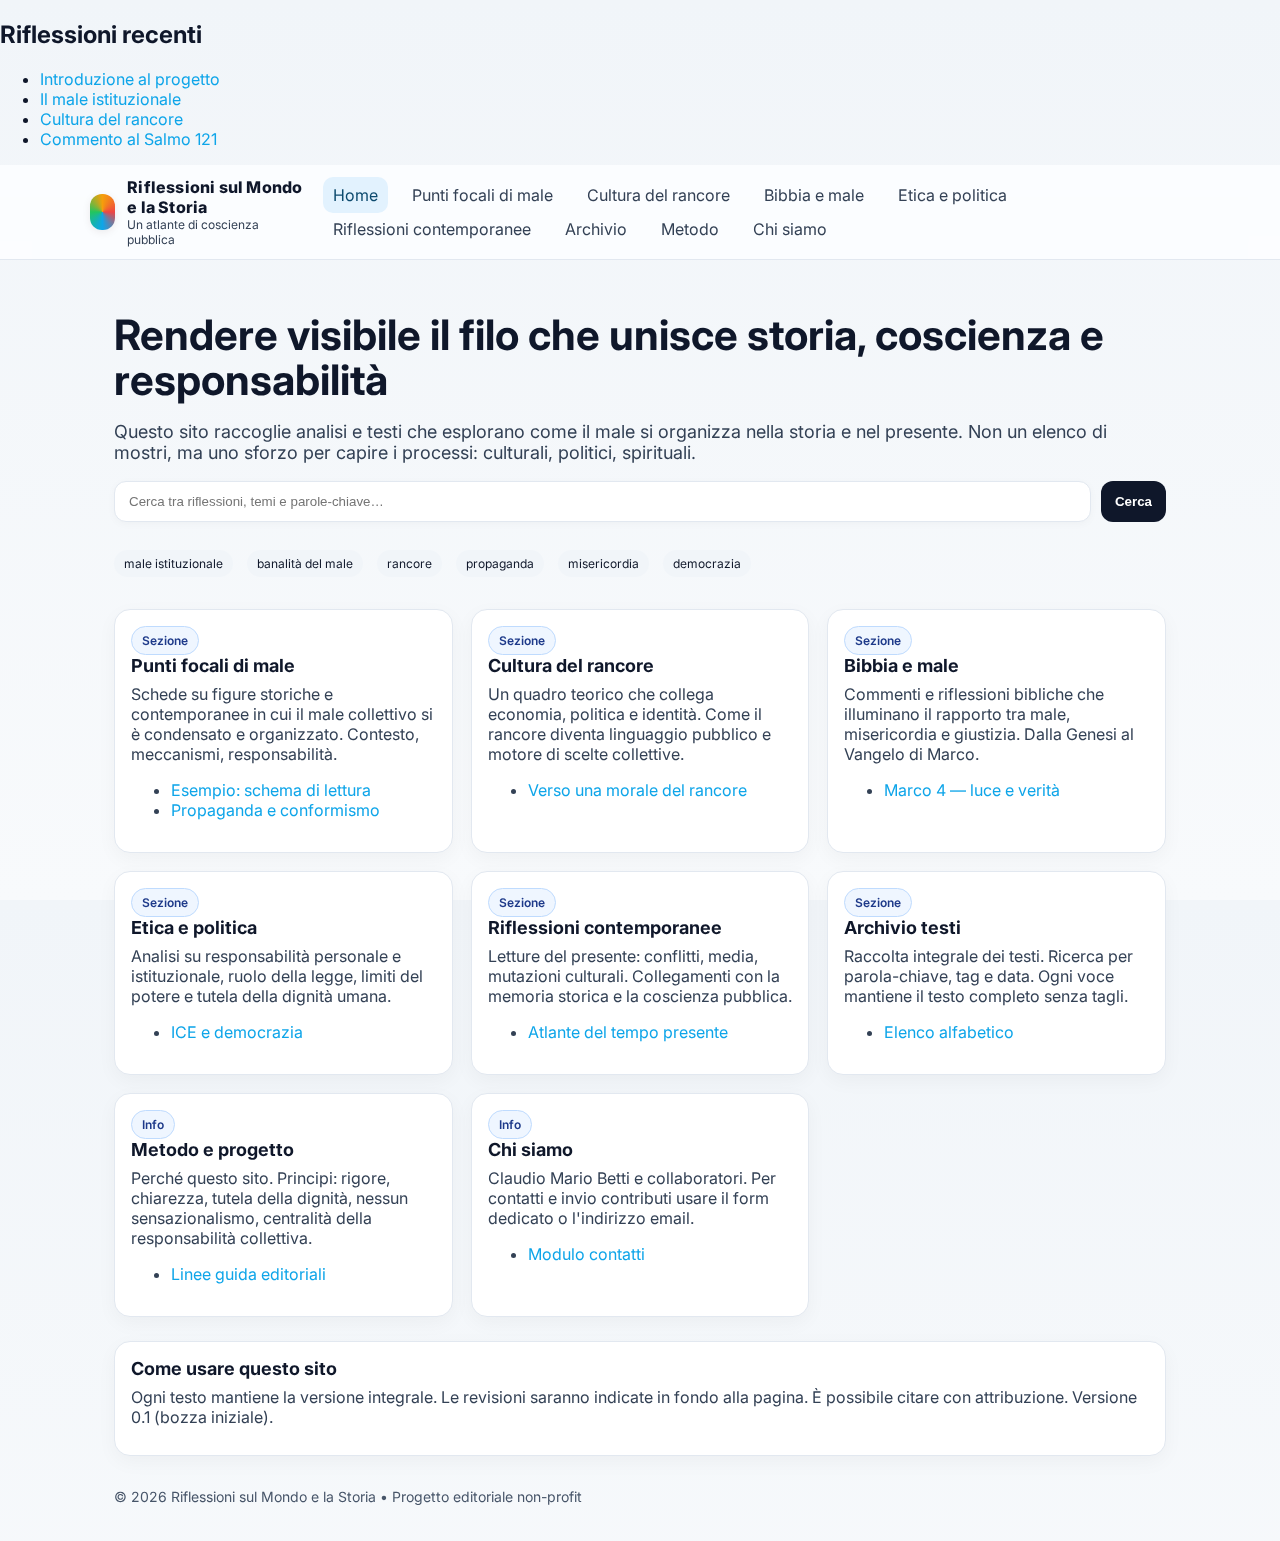
<file: index.html>
<!doctype html>
<html lang="it">
<head>
  <meta charset="utf-8" />
  <meta name="viewport" content="width=device-width, initial-scale=1" />
  <title>Riflessioni sul Mondo e la Storia</title>
  <meta name="description" content="Un archivio vivo di analisi storiche, teologiche e civili: cultura del rancore, punti focali di male, Bibbia e male, etica e politica, riflessioni contemporanee." />
<h2>Riflessioni recenti</h2>
<ul>
  <li><a href="introduzione.html">Introduzione al progetto</a></li>
  <li><a href="male-istituzionale.html">Il male istituzionale</a></li>
  <li><a href="cultura-del-rancore.html">Cultura del rancore</a></li>
  <li><a href="salmo121.html">Commento al Salmo 121</a></li>
</ul>
  <link rel="preconnect" href="https://fonts.googleapis.com">
  <link rel="preconnect" href="https://fonts.gstatic.com" crossorigin>
  <link href="https://fonts.googleapis.com/css2?family=Inter:wght@300;400;600;800&display=swap" rel="stylesheet">
  <style>
    :root{--fg:#0f172a;--muted:#334155;--bg:#f8fafc;--card:#ffffff;--accent:#0ea5e9;--ring:rgba(14,165,233,.25)}
    *{box-sizing:border-box}
    html,body{height:100%}
    body{margin:0;font-family:Inter,system-ui,Segoe UI,Roboto,Helvetica,Arial,sans-serif;color:var(--fg);background:linear-gradient(180deg,#f1f5f9,#f8fafc)}
    a{color:var(--accent);text-decoration:none}
    a:hover{text-decoration:underline}
    .container{max-width:1100px;margin:0 auto;padding:24px}
    header{position:sticky;top:0;background:rgba(255,255,255,.75);backdrop-filter:saturate(180%) blur(12px);border-bottom:1px solid #e2e8f0}
    .nav{display:flex;align-items:center;gap:16px;justify-content:space-between;padding:12px 0}
    .brand{display:flex;align-items:center;gap:12px}
    .logo{width:36px;height:36px;border-radius:12px;background:conic-gradient(from 180deg at 50% 50%, #0ea5e9, #22c55e, #f59e0b, #ef4444, #0ea5e9);box-shadow:0 2px 8px rgba(0,0,0,.08)}
    .title{font-weight:800;letter-spacing:.2px}
    nav ul{display:flex;gap:14px;flex-wrap:wrap;list-style:none;margin:0;padding:0}
    nav a{padding:8px 10px;border-radius:10px;color:var(--muted)}
    nav a.active,nav a:hover{background:#e2f2fe;color:#0c4a6e}
    .hero{display:grid;gap:18px;padding:28px 0 8px}
    .hero h1{font-size:clamp(28px,4vw,42px);line-height:1.08;margin:0}
    .hero p{font-size:clamp(15px,2.2vw,18px);color:var(--muted);margin:0}
    .grid{display:grid;grid-template-columns:repeat(auto-fit,minmax(260px,1fr));gap:18px;margin:24px 0}
    .card{background:var(--card);border:1px solid #e2e8f0;border-radius:16px;padding:16px;box-shadow:0 6px 20px rgba(2,8,23,.04)}
    .card h3{margin:0 0 8px;font-size:18px}
    .card p{margin:0 0 12px;color:var(--muted)}
    .pill{display:inline-flex;gap:8px;align-items:center;padding:6px 10px;border-radius:999px;background:#eff6ff;border:1px solid #bfdbfe;color:#1e3a8a;font-size:12px;font-weight:600}
    .footer{margin:32px 0 12px;color:#475569;font-size:14px}
    .search{display:flex;gap:10px}
    .input{flex:1;border:1px solid #e2e8f0;border-radius:12px;padding:12px 14px;background:white;box-shadow:0 2px 8px rgba(0,0,0,.03)}
    .btn{border:0;border-radius:12px;padding:12px 14px;background:var(--fg);color:#fff;font-weight:600}
    .btn:focus,.input:focus{outline:2px solid var(--ring);outline-offset:2px}
    .tag{display:inline-block;margin:4px 6px 0 0;padding:6px 10px;border-radius:999px;background:#f1f5f9;font-size:12px}
    .toc{display:flex;gap:8px;flex-wrap:wrap;margin:6px 0 0}
    .muted{color:var(--muted)}
    .sr-only{position:absolute;width:1px;height:1px;padding:0;margin:-1px;overflow:hidden;clip:rect(0,0,0,0);white-space:nowrap;border:0}
  </style>
</head>
<body>
  <header>
    <div class="container nav">
      <div class="brand">
        <div class="logo" aria-hidden="true"></div>
        <div>
          <div class="title">Riflessioni sul Mondo e la Storia</div>
          <div class="muted" style="font-size:12px">Un atlante di coscienza pubblica</div>
        </div>
      </div>
      <nav aria-label="Sezioni principali">
        <ul>
          <li><a class="active" href="#home">Home</a></li>
          <li><a href="#punti-male">Punti focali di male</a></li>
          <li><a href="#rancore">Cultura del rancore</a></li>
          <li><a href="#bibbia-male">Bibbia e male</a></li>
          <li><a href="#etica-politica">Etica e politica</a></li>
          <li><a href="#contemporanee">Riflessioni contemporanee</a></li>
          <li><a href="#archivio">Archivio</a></li>
          <li><a href="#metodo">Metodo</a></li>
          <li><a href="#contatti">Chi siamo</a></li>
        </ul>
      </nav>
    </div>
  </header>

  <main id="home" class="container">
    <section class="hero">
      <h1>Rendere visibile il filo che unisce storia, coscienza e responsabilità</h1>
      <p>Questo sito raccoglie analisi e testi che esplorano come il male si organizza nella storia e nel presente. Non un elenco di mostri, ma uno sforzo per capire i processi: culturali, politici, spirituali.</p>
      <form class="search" onsubmit="event.preventDefault();">
        <label class="sr-only" for="q">Cerca nel sito</label>
        <input id="q" class="input" type="search" placeholder="Cerca tra riflessioni, temi e parole-chiave…" oninput="filterCards(this.value)" />
        <button class="btn" type="button" onclick="filterCards(document.getElementById('q').value)">Cerca</button>
      </form>
      <div class="toc" aria-label="Argomenti frequenti">
        <span class="tag">male istituzionale</span>
        <span class="tag">banalità del male</span>
        <span class="tag">rancore</span>
        <span class="tag">propaganda</span>
        <span class="tag">misericordia</span>
        <span class="tag">democrazia</span>
      </div>
    </section>

    <section class="grid" aria-label="Sezioni editoriali">
      <article class="card" data-tags="punti focali male storia" id="punti-male">
        <span class="pill">Sezione</span>
        <h3>Punti focali di male</h3>
        <p>Schede su figure storiche e contemporanee in cui il male collettivo si è condensato e organizzato. Contesto, meccanismi, responsabilità.</p>
        <ul class="muted">
          <li><a href="#" onclick="alert('Placeholder: Hitler — schema di lettura');return false;">Esempio: schema di lettura</a></li>
          <li><a href="#" onclick="alert('Placeholder: Metodi di propaganda');return false;">Propaganda e conformismo</a></li>
        </ul>
      </article>

      <article class="card" data-tags="rancore cultura morale politica" id="rancore">
        <span class="pill">Sezione</span>
        <h3>Cultura del rancore</h3>
        <p>Un quadro teorico che collega economia, politica e identità. Come il rancore diventa linguaggio pubblico e motore di scelte collettive.</p>
        <ul class="muted">
          <li><a href="#" onclick="alert('Placeholder: Morale del rancore');return false;">Verso una morale del rancore</a></li>
        </ul>
      </article>

      <article class="card" data-tags="bibbia male teologia vangelo" id="bibbia-male">
        <span class="pill">Sezione</span>
        <h3>Bibbia e male</h3>
        <p>Commenti e riflessioni bibliche che illuminano il rapporto tra male, misericordia e giustizia. Dalla Genesi al Vangelo di Marco.</p>
        <ul class="muted">
          <li><a href="#" onclick="alert('Placeholder: Marco 4 — luce e verità');return false;">Marco 4 — luce e verità</a></li>
        </ul>
      </article>

      <article class="card" data-tags="etica politica società democrazia" id="etica-politica">
        <span class="pill">Sezione</span>
        <h3>Etica e politica</h3>
        <p>Analisi su responsabilità personale e istituzionale, ruolo della legge, limiti del potere e tutela della dignità umana.</p>
        <ul class="muted">
          <li><a href="#" onclick="alert('Placeholder: ICE e democrazia');return false;">ICE e democrazia</a></li>
        </ul>
      </article>

      <article class="card" data-tags="attualità contemporaneo analisi" id="contemporanee">
        <span class="pill">Sezione</span>
        <h3>Riflessioni contemporanee</h3>
        <p>Letture del presente: conflitti, media, mutazioni culturali. Collegamenti con la memoria storica e la coscienza pubblica.</p>
        <ul class="muted">
          <li><a href="#" onclick="alert('Placeholder: Atlante del tempo presente');return false;">Atlante del tempo presente</a></li>
        </ul>
      </article>

      <article class="card" data-tags="archivio testi raccolta" id="archivio">
        <span class="pill">Sezione</span>
        <h3>Archivio testi</h3>
        <p>Raccolta integrale dei testi. Ricerca per parola-chiave, tag e data. Ogni voce mantiene il testo completo senza tagli.</p>
        <ul class="muted">
          <li><a href="#" onclick="alert('Placeholder: Elenco alfabetico');return false;">Elenco alfabetico</a></li>
        </ul>
      </article>

      <article class="card" data-tags="metodo progetto chi siamo contatti" id="metodo">
        <span class="pill">Info</span>
        <h3>Metodo e progetto</h3>
        <p>Perché questo sito. Principi: rigore, chiarezza, tutela della dignità, nessun sensazionalismo, centralità della responsabilità collettiva.</p>
        <ul class="muted">
          <li><a href="#" onclick="alert('Placeholder: Linee guida editoriali');return false;">Linee guida editoriali</a></li>
        </ul>
      </article>

      <article class="card" data-tags="chi siamo biografia contatti" id="contatti">
        <span class="pill">Info</span>
        <h3>Chi siamo</h3>
        <p>Claudio Mario Betti e collaboratori. Per contatti e invio contributi usare il form dedicato o l'indirizzo email.</p>
        <ul class="muted">
          <li><a href="#" onclick="alert('Placeholder: Modulo contatti');return false;">Modulo contatti</a></li>
        </ul>
      </article>
    </section>

    <section class="card">
      <h3>Come usare questo sito</h3>
      <p class="muted">Ogni testo mantiene la versione integrale. Le revisioni saranno indicate in fondo alla pagina. È possibile citare con attribuzione. Versione 0.1 (bozza iniziale).</p>
    </section>

    <p class="footer">© <span id="year"></span> Riflessioni sul Mondo e la Storia • Progetto editoriale non-profit</p>
  </main>

  <script>
    // Aggiorna anno nel footer
    document.getElementById('year').textContent = new Date().getFullYear();

    // Filtro client-side per le card
    function filterCards(q){
      const query = (q||'').toLowerCase().trim();
      const cards = document.querySelectorAll('.card');
      cards.forEach(card=>{
        if(!card.dataset.tags){return}
        const text = (card.innerText + ' ' + card.dataset.tags).toLowerCase();
        const ok = !query || text.includes(query);
        card.style.display = ok ? '' : 'none';
      });
    }
  </script>
</body>
</html>
</file>
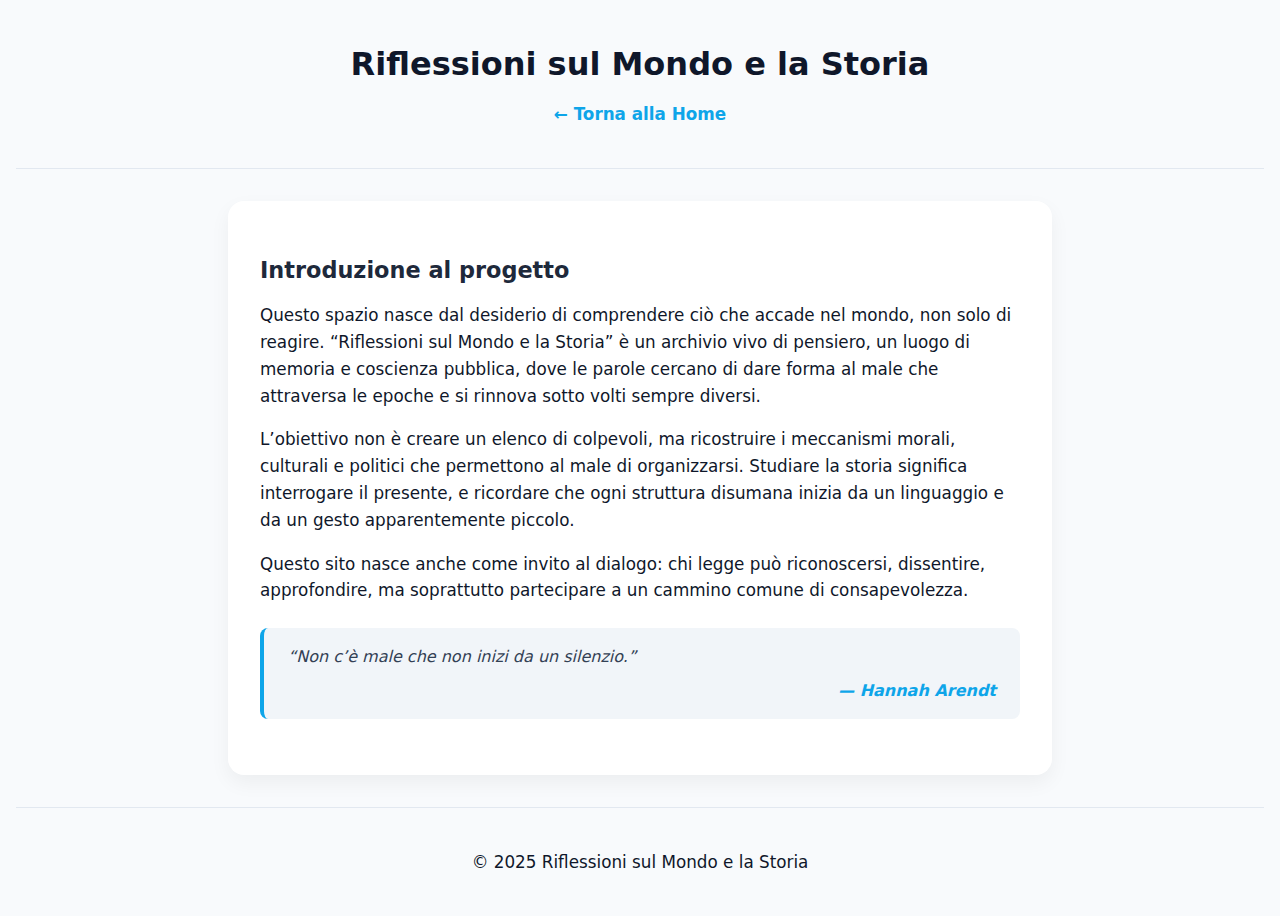
<file: introduzione.html>
<!doctype html>
<html lang="it">
<head>
  <meta charset="utf-8" />
  <meta name="viewport" content="width=device-width, initial-scale=1" />
  <title>Introduzione — Riflessioni sul Mondo e la Storia</title>
  <link rel="stylesheet" href="style.css" />
</head>
<body>
  <header>
    <h1>Riflessioni sul Mondo e la Storia</h1>
    <p><a href="index.html">← Torna alla Home</a></p>
  </header>

  <main>
    <h2>Introduzione al progetto</h2>
    <p>
      Questo spazio nasce dal desiderio di comprendere ciò che accade nel mondo, non solo di reagire. 
      “Riflessioni sul Mondo e la Storia” è un archivio vivo di pensiero, un luogo di memoria e coscienza pubblica, 
      dove le parole cercano di dare forma al male che attraversa le epoche e si rinnova sotto volti sempre diversi.
    </p>
    <p>
      L’obiettivo non è creare un elenco di colpevoli, ma ricostruire i meccanismi morali, culturali e politici 
      che permettono al male di organizzarsi. Studiare la storia significa interrogare il presente, 
      e ricordare che ogni struttura disumana inizia da un linguaggio e da un gesto apparentemente piccolo.
    </p>
    <p>
      Questo sito nasce anche come invito al dialogo: chi legge può riconoscersi, dissentire, approfondire, 
      ma soprattutto partecipare a un cammino comune di consapevolezza. 
    </p>
    <blockquote>
      “Non c’è male che non inizi da un silenzio.”  
      <span>— Hannah Arendt</span>
    </blockquote>
  </main>

  <footer>
    <p>© 2025 Riflessioni sul Mondo e la Storia</p>
  </footer>
</body>
</html>
</file>
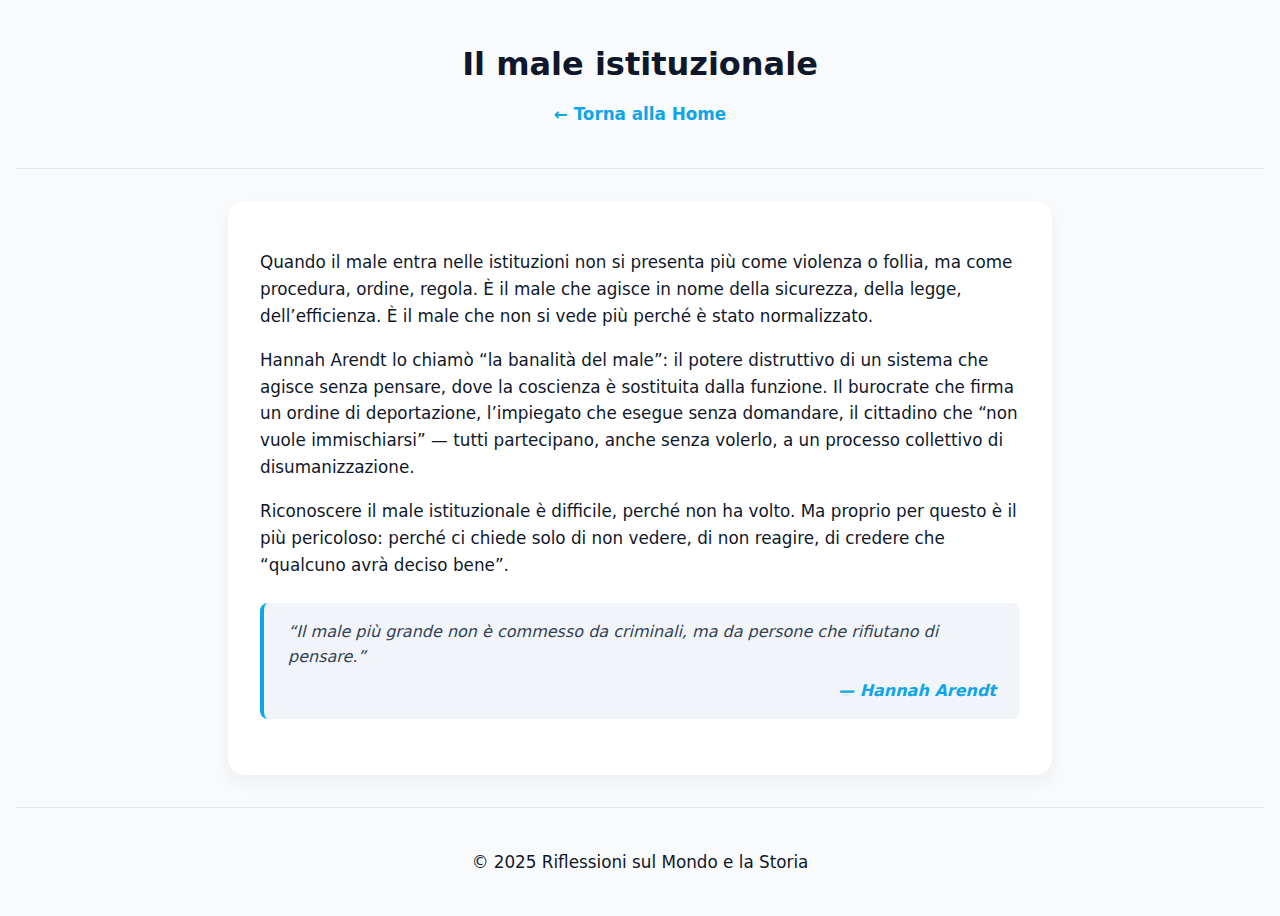
<file: male-istituzionale.html>
<!doctype html>
<html lang="it">
<head>
  <meta charset="utf-8" />
  <meta name="viewport" content="width=device-width, initial-scale=1" />
  <title>Il male istituzionale — Riflessioni sul Mondo e la Storia</title>
  <link rel="stylesheet" href="style.css" />
</head>
<body>
  <header>
    <h1>Il male istituzionale</h1>
    <p><a href="index.html">← Torna alla Home</a></p>
  </header>

  <main>
    <p>
      Quando il male entra nelle istituzioni non si presenta più come violenza o follia, 
      ma come procedura, ordine, regola. È il male che agisce in nome della sicurezza, della legge, dell’efficienza.  
      È il male che non si vede più perché è stato normalizzato.
    </p>
    <p>
      Hannah Arendt lo chiamò “la banalità del male”: il potere distruttivo di un sistema che agisce 
      senza pensare, dove la coscienza è sostituita dalla funzione. 
      Il burocrate che firma un ordine di deportazione, l’impiegato che esegue senza domandare, 
      il cittadino che “non vuole immischiarsi” — tutti partecipano, anche senza volerlo, a un processo collettivo di disumanizzazione.
    </p>
    <p>
      Riconoscere il male istituzionale è difficile, perché non ha volto.  
      Ma proprio per questo è il più pericoloso: perché ci chiede solo di non vedere, 
      di non reagire, di credere che “qualcuno avrà deciso bene”.
    </p>
    <blockquote>
      “Il male più grande non è commesso da criminali, ma da persone che rifiutano di pensare.”  
      <span>— Hannah Arendt</span>
    </blockquote>
  </main>

  <footer>
    <p>© 2025 Riflessioni sul Mondo e la Storia</p>
  </footer>
</body>
</html>
</file>
<file: style.css>
/* === Stile generale del sito "Riflessioni sul Mondo e la Storia" === */

:root {
  --fg: #0f172a;
  --muted: #334155;
  --bg: #f8fafc;
  --accent: #0ea5e9;
  --link-hover: #0284c7;
}

body {
  font-family: "Inter", system-ui, -apple-system, "Segoe UI", Roboto, sans-serif;
  color: var(--fg);
  background: var(--bg);
  margin: 0;
  line-height: 1.6;
  padding: 0 1rem;
}

header, footer {
  text-align: center;
  padding: 1.5rem 0;
  border-bottom: 1px solid #e2e8f0;
}

footer {
  border-top: 1px solid #e2e8f0;
  border-bottom: none;
  font-size: 0.9rem;
  color: var(--muted);
  margin-top: 2rem;
}

h1, h2 {
  color: var(--fg);
  font-weight: 700;
  line-height: 1.2;
}

h1 {
  font-size: 2rem;
  margin-bottom: 0.2rem;
}

h2 {
  margin-top: 1.5rem;
  font-size: 1.4rem;
  color: #1e293b;
}

main {
  max-width: 760px;
  margin: 2rem auto;
  background: white;
  padding: 2rem;
  border-radius: 16px;
  box-shadow: 0 8px 20px rgba(0, 0, 0, 0.05);
}

p {
  margin-bottom: 1rem;
  color: var(--fg);
  font-size: 1.05rem;
}

a {
  color: var(--accent);
  text-decoration: none;
  font-weight: 600;
}

a:hover {
  color: var(--link-hover);
  text-decoration: underline;
}

blockquote {
  margin: 1.5rem 0;
  padding: 1rem 1.5rem;
  background: #f1f5f9;
  border-left: 4px solid var(--accent);
  border-radius: 8px;
  font-style: italic;
  color: var(--muted);
}

blockquote span {
  display: block;
  text-align: right;
  font-weight: 600;
  color: var(--accent);
  margin-top: 0.5rem;
}

@media (max-width: 640px) {
  main {
    padding: 1.2rem;
  }

  h1 {
    font-size: 1.6rem;
  }
}
</file>
